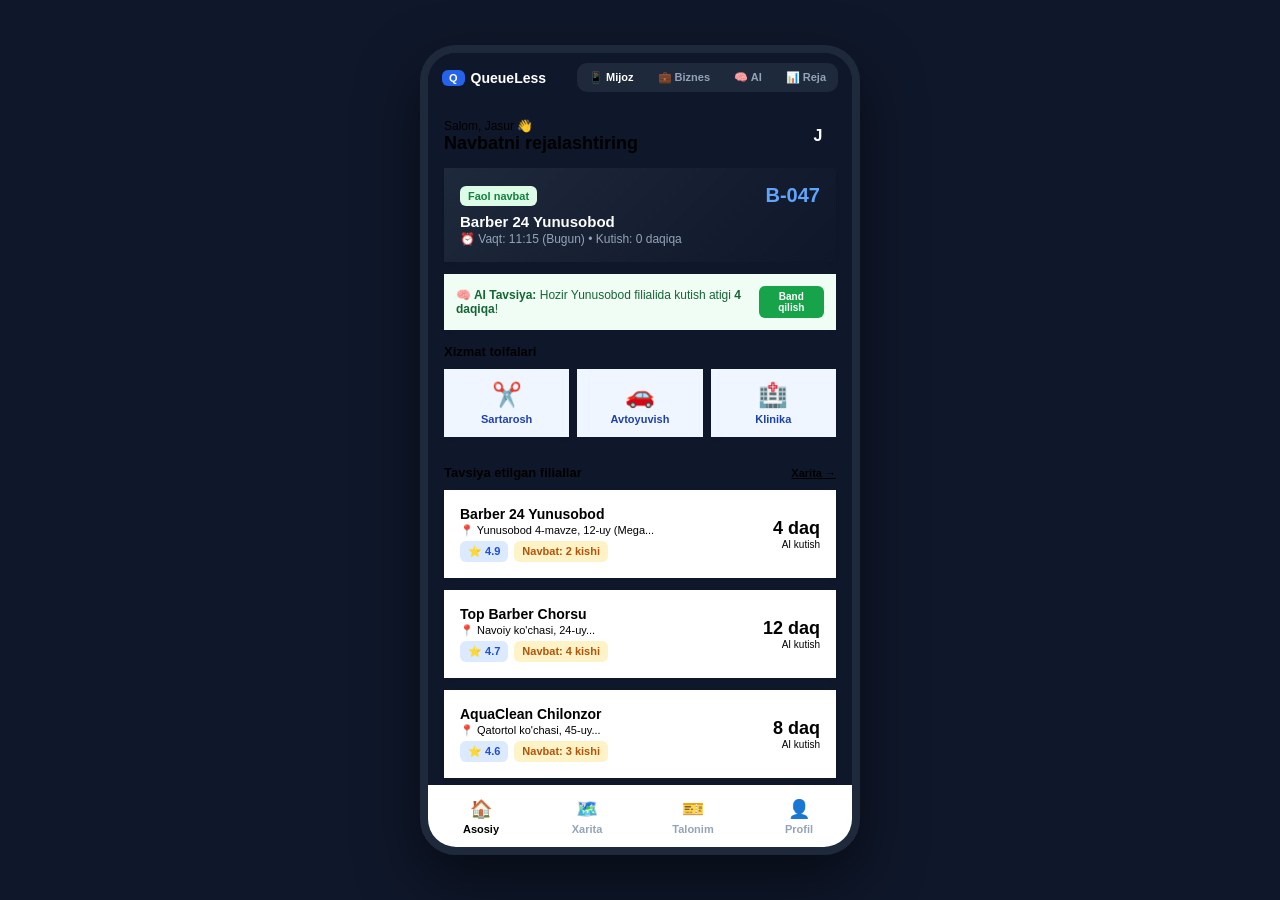
<file: index.html>
<!DOCTYPE html>
<html lang="uz">
<head>
  <meta charset="UTF-8">
  <meta name="viewport" content="width=device-width, initial-scale=1.0, maximum-scale=1.0, user-scalable=no">
  <title>QueueLess — Navbatni jadvalga aylantiramiz</title>
  <link rel="stylesheet" href="style.css">
</head>
<body>

  <div id="app" class="app-container">

    <!-- Top Mode Switcher (Client / Business / AI / Slides) -->
    <div class="top-mode-bar">
      <div style="font-weight:900; font-size:14px; display:flex; align-items:center; gap:6px;">
        <span style="background:#2563eb; color:white; padding:2px 7px; border-radius:6px; font-size:11px;">Q</span>
        QueueLess
      </div>
      <div class="mode-pills">
        <button class="mode-pill-btn active" onclick="switchMainMode('client')">📱 Mijoz</button>
        <button class="mode-pill-btn" onclick="switchMainMode('business')">💼 Biznes</button>
        <button class="mode-pill-btn" onclick="switchMainMode('ai')">🧠 AI</button>
        <button class="mode-pill-btn" onclick="switchMainMode('deck')">📊 Reja</button>
      </div>
    </div>

    <!-- Screen Render Area -->
    <div id="screen-container" class="screen-content">
      <!-- Dynamic Screens Injected Here -->
    </div>

    <!-- Client Bottom Nav (Visible only on Client Main Screens) -->
    <div id="bottom-nav" class="bottom-navbar">
      <button class="nav-btn active" onclick="showClientScreen('home')">
        <span style="font-size:18px;">🏠</span>
        <span>Asosiy</span>
      </button>
      <button class="nav-btn" onclick="showClientScreen('map')">
        <span style="font-size:18px;">🗺️</span>
        <span>Xarita</span>
      </button>
      <button class="nav-btn" onclick="showClientScreen('bookings')">
        <span style="font-size:18px;">🎫</span>
        <span>Talonim</span>
      </button>
      <button class="nav-btn" onclick="showClientScreen('profile')">
        <span style="font-size:18px;">👤</span>
        <span>Profil</span>
      </button>
    </div>

  </div>

  <script src="script.js"></script>
</body>
</html>
</file>
<file: style.css>
/* ============================================
   QueueLess — Navbatni oldindan band qilish ilovasi
   Stylesheet
   ============================================ */

       QUEUELESS STANDALONE WEB APP FOR ACODE / MOBILE BROWSER
       Toshkent 2026 • 100% Offline Ishlaydigan To'liq Ilova
       ======================================================== */
    :root {
      --primary: #2563eb;
      --primary-dark: #1d4ed8;
      --primary-light: #eff6ff;
      --accent-green: #10b981;
      --accent-yellow: #f59e0b;
      --accent-red: #ef4444;
      --bg-light: #f8fafc;
      --surface-light: #ffffff;
      --text-dark: #0f172a;
      --text-muted: #64748b;
      --border-color: #e2e8f0;
      --card-radius: 16px;
      --btn-radius: 12px;
      --shadow: 0 4px 20px -2px rgba(0, 0, 0, 0.08);
    }

    * {
      box-sizing: border-box;
      margin: 0;
      padding: 0;
      font-family: -apple-system, BlinkMacSystemFont, 'Segoe UI', Roboto, Helvetica, Arial, sans-serif;
      -webkit-tap-highlight-color: transparent;
    }

    body {
      background-color: #0f172a;
      color: var(--text-dark);
      display: flex;
      justify-content: center;
      align-items: center;
      min-height: 100vh;
      overflow-x: hidden;
    }

    /* Mobile Container Frame */
    .app-container {
      width: 100%;
      max-width: 440px;
      height: 100vh;
      max-height: 920px;
      background: var(--bg-light);
      display: flex;
      flex-direction: column;
      position: relative;
      overflow: hidden;
      box-shadow: 0 25px 60px rgba(0,0,0,0.5);
    }

    @media (min-width: 500px) {
      .app-container {
        height: 90vh;
        border-radius: 36px;
        border: 8px solid #1e293b;
      }
    }

    /* Top Bar Switcher (Mijoz / Biznes / AI / Taqdimot) */
    .top-mode-bar {
      background: #0f172a;
      color: white;
      padding: 10px 14px;
      display: flex;
      justify-content: space-between;
      align-items: center;
      font-size: 12px;
      z-index: 60;
    }

    .mode-pills {
      display: flex;
      gap: 6px;
      background: #1e293b;
      padding: 3px;
      border-radius: 10px;
    }

    .mode-pill-btn {
      background: transparent;
      border: none;
      color: #94a3b8;
      font-size: 11px;
      font-weight: 700;
      padding: 5px 9px;
      border-radius: 7px;
      cursor: pointer;
    }

    .mode-pill-btn.active {
      background: var(--primary);
      color: white;
    }

    /* Screen Area */
    .screen-content {
      flex: 1;
      overflow-y: auto;
      overflow-x: hidden;
      padding: 16px;
      display: flex;
      flex-direction: column;
    }

    /* Bottom Navigation Bar */
    .bottom-navbar {
      height: 62px;
      background: #ffffff;
      border-top: 1px solid var(--border-color);
      display: flex;
      justify-content: space-around;
      align-items: center;
      z-index: 50;
    }

    .nav-btn {
      background: none;
      border: none;
      color: #94a3b8;
      display: flex;
      flex-direction: column;
      align-items: center;
      font-size: 11px;
      font-weight: 600;
      gap: 3px;
      cursor: pointer;
      width: 25%;
    }

    .nav-btn.active {
      color: var(--primary);
    }

    /* UI Elements & Cards */
    .card {
      background: white;
      border-radius: var(--card-radius);
      padding: 16px;
      margin-bottom: 12px;
      border: 1px solid var(--border-color);
      box-shadow: 0 2px 6px rgba(0,0,0,0.02);
    }

    .btn {
      width: 100%;
      padding: 14px;
      border-radius: var(--btn-radius);
      border: none;
      background: var(--primary);
      color: white;
      font-size: 14px;
      font-weight: 700;
      cursor: pointer;
      display: flex;
      justify-content: center;
      align-items: center;
      gap: 8px;
      transition: 0.15s;
    }

    .btn:active {
      transform: scale(0.98);
      background: var(--primary-dark);
    }

    .btn-secondary {
      background: #f1f5f9;
      color: #334155;
    }

    .btn-outline {
      background: transparent;
      border: 1px solid var(--primary);
      color: var(--primary);
    }

    .btn-danger {
      background: #fee2e2;
      color: var(--accent-red);
      border: 1px solid #fca5a5;
    }

    .input-field {
      width: 100%;
      padding: 12px 14px;
      border-radius: 12px;
      border: 1px solid #cbd5e1;
      font-size: 14px;
      margin-bottom: 12px;
      outline: none;
    }

    .input-field:focus {
      border-color: var(--primary);
      box-shadow: 0 0 0 3px rgba(37, 99, 235, 0.15);
    }

    .badge {
      display: inline-block;
      padding: 4px 8px;
      border-radius: 6px;
      font-size: 11px;
      font-weight: 700;
    }

    .badge-green { background: #dcfce7; color: #15803d; }
    .badge-blue { background: #dbeafe; color: #1d4ed8; }
    .badge-yellow { background: #fef3c7; color: #b45309; }
    .badge-red { background: #fee2e2; color: #b91c1c; }

    /* QR Ticket Card */
    .qr-ticket-card {
      background: white;
      border-radius: 20px;
      padding: 20px;
      text-align: center;
      border: 2px dashed #93c5fd;
      margin-bottom: 14px;
      box-shadow: var(--shadow);
    }

    .qr-visual {
      width: 150px;
      height: 150px;
      margin: 12px auto;
      display: block;
    }

    /* Dark Mode support */
    .dark-mode {
      --bg-light: #0f172a;
      --surface-light: #1e293b;
      --text-dark: #f8fafc;
      --text-muted: #94a3b8;
      --border-color: #334155;
    }
    .dark-mode .app-container { background: #0f172a; }
    .dark-mode .card, .dark-mode .bottom-navbar { background: #1e293b; border-color: #334155; }
    .dark-mode .input-field { background: #0f172a; border-color: #334155; color: white; }
</file>
